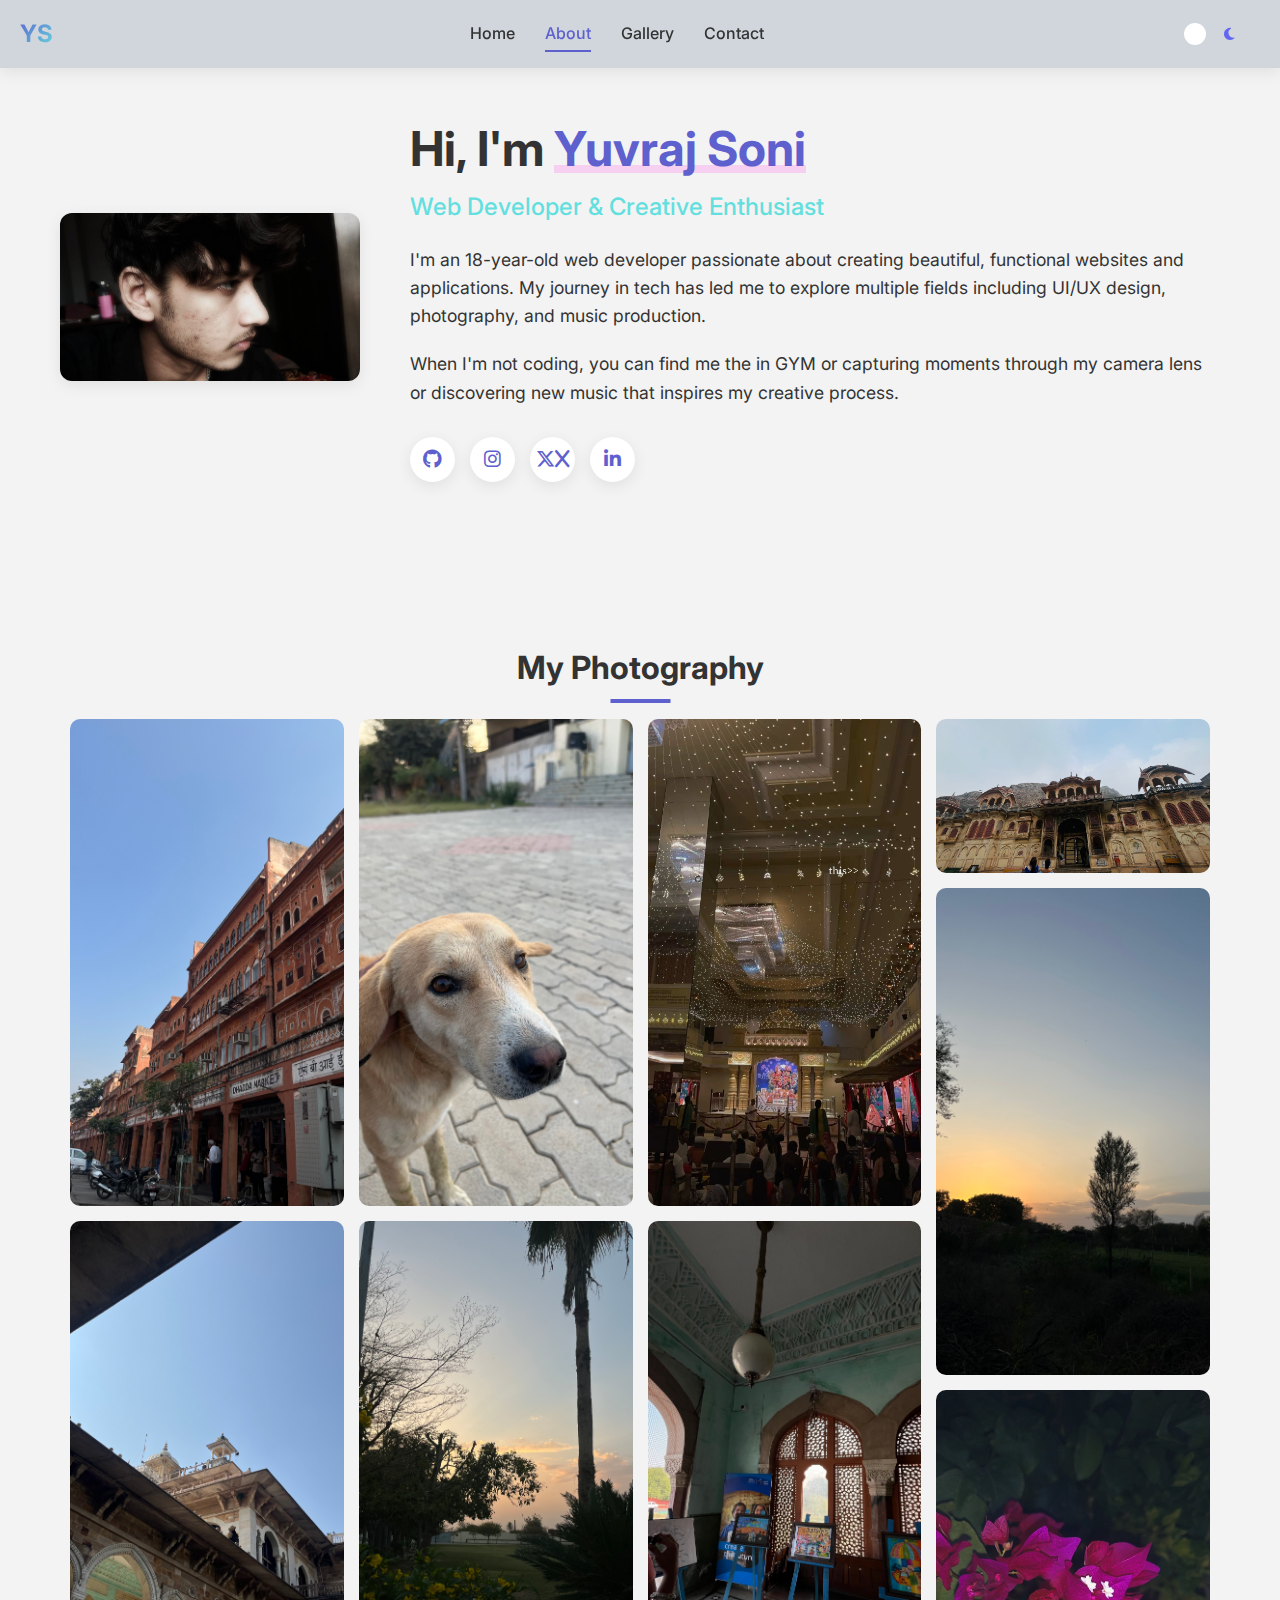
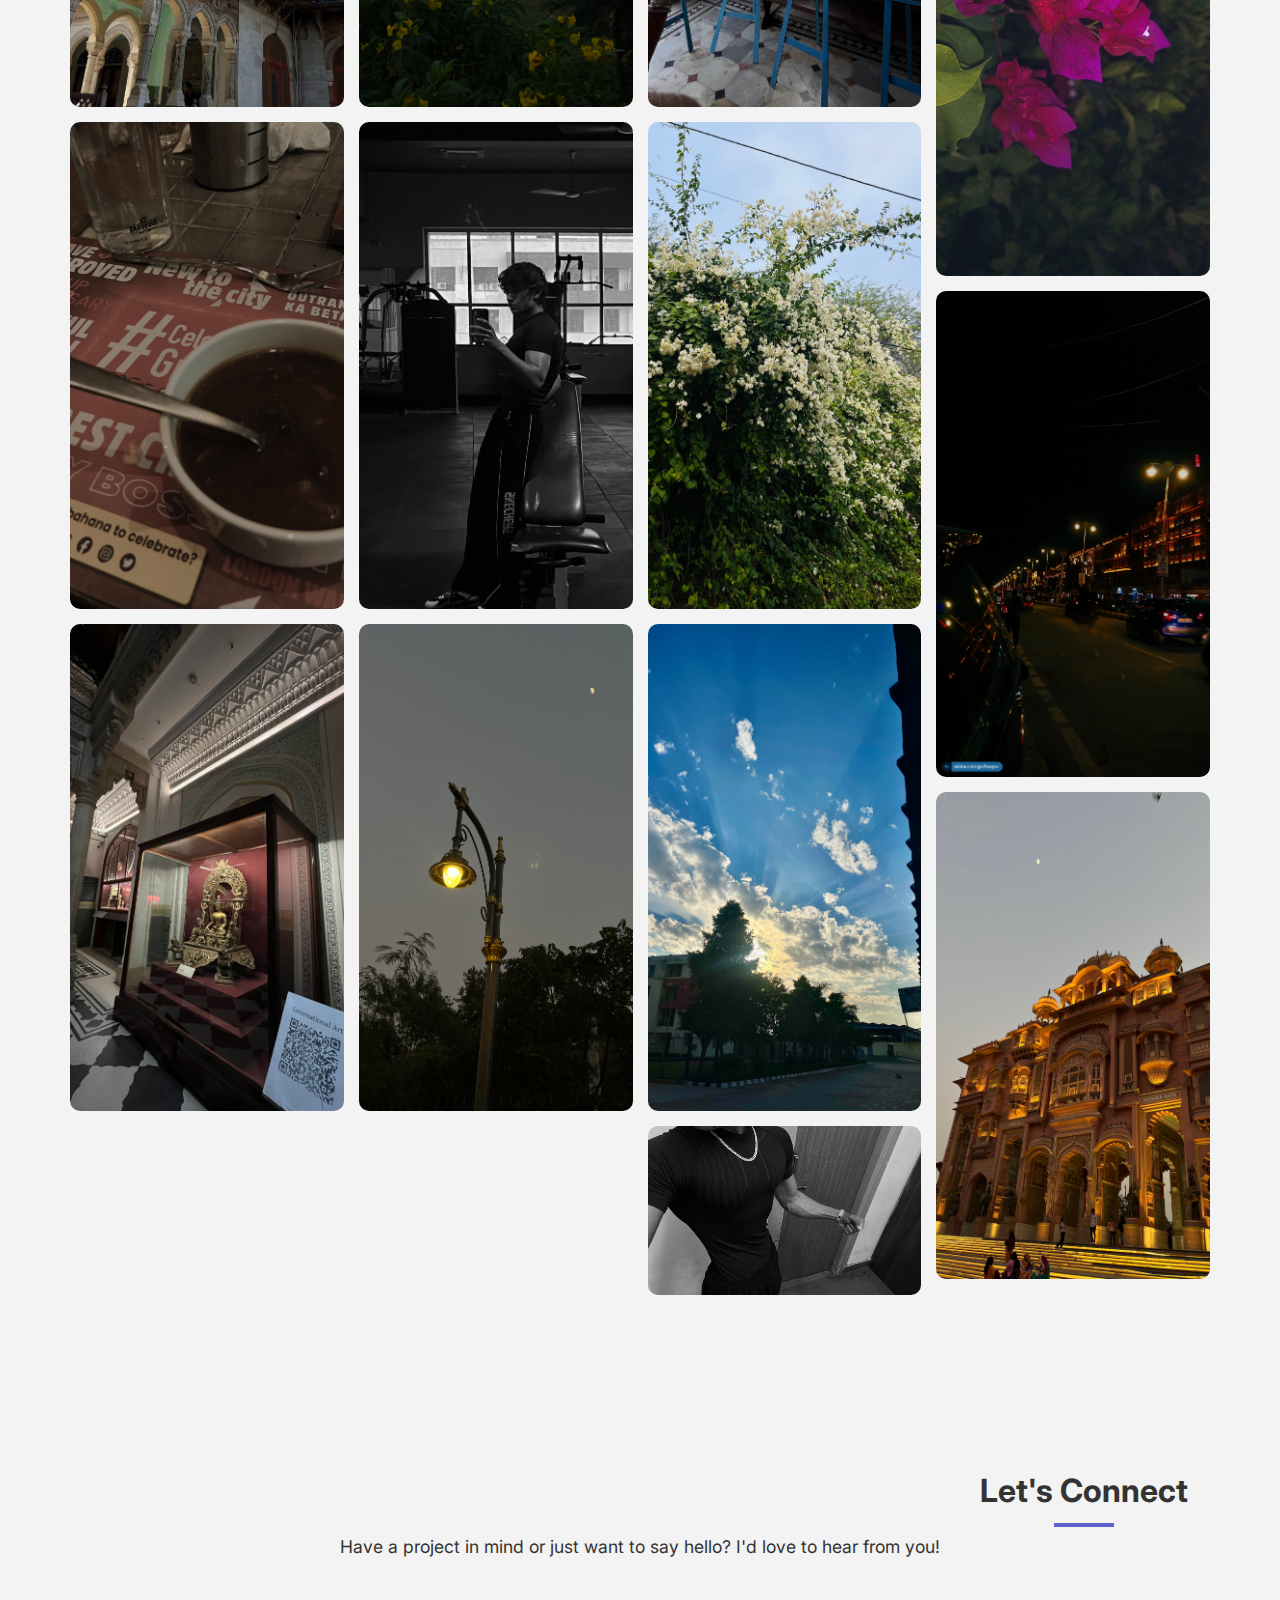
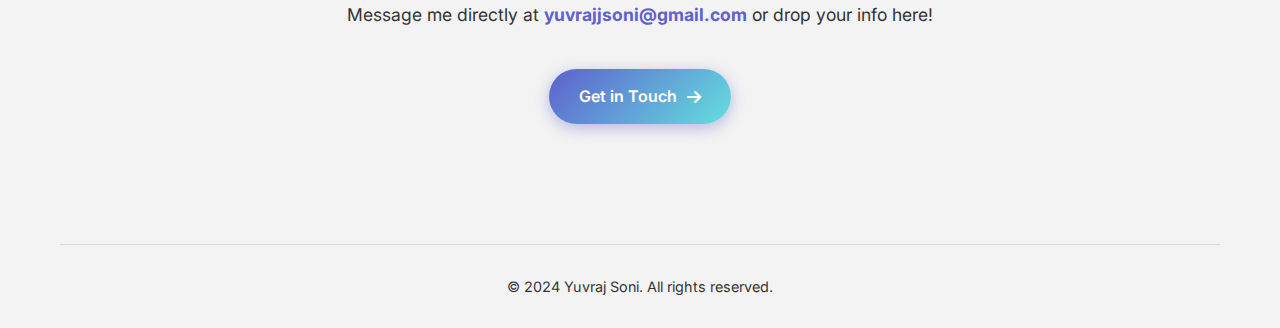
<file: portfolio website/about_me.html>
<!DOCTYPE html>
<html lang="en">
<head>
    <meta charset="UTF-8">
    <meta name="viewport" content="width=device-width, initial-scale=1.0">
    <title>Yuvraj Soni | About Me</title>
    <link rel="stylesheet" href="about_me.css">
    <link rel="stylesheet" href="https://cdnjs.cloudflare.com/ajax/libs/font-awesome/6.4.0/css/all.min.css">
    <link href="https://fonts.googleapis.com/css2?family=Inter:wght@300;400;500;600;700&display=swap" rel="stylesheet">
</head>
<body>
    <div class="container">
        <header>
            <nav>
                <div class="logo">YS</div>
                <div class="nav-links" id="nav-links">
                    <a href="index.html">Home</a>
                    <a href="about_me.html" class="active">About</a>
                    <a href="#gallery">Gallery</a>
                    <a href="index.html#contact">Contact</a>
                </div>
                <div class="nav-right">
                    <div class="theme-switch">
                      <input type="checkbox" id="theme-toggle">
                      <label for="theme-toggle">
                        <i class="fas fa-sun"></i>
                        <i class="fas fa-moon"></i>
                      </label>
                    </div>
                    <div>
                        <i class="fas fa-bars" id="openMenu"></i>
                    </div>
                </div>
            </nav>
        </header>

        <main>
            <section id="about" class="intro-section">
                <div class="intro-content">
                    <div class="profile-image">
                        
                        <img src="photos/about.jpeg" alt="Yuvraj Soni">
                    </div>
                    <div class="intro-text">
                        <h1>Hi, I'm <span class="highlight">Yuvraj Soni</span></h1>
                        <h2>Web Developer & Creative Enthusiast</h2>
                        <p>I'm an 18-year-old web developer passionate about creating beautiful, functional websites and applications. My journey in tech has led me to explore multiple fields including UI/UX design, photography, and music production.</p>
                        <p>When I'm not coding, you can find me the in GYM or capturing moments through my camera lens or discovering new music that inspires my creative process.</p>
                        
                        <div class="social-box">
                            <a href="https://github.com/iblameyuvraj" target="_blank" class="social-icon">
                                <i class="fab fa-github"></i>
                            </a>
                            <a href="https://www.instagram.com/iblameyuvrajj" target="_blank" class="social-icon">
                                <i class="fab fa-instagram"></i>
                            </a>
                            <a href="https://x.com/yuvrajs93722?s=21" target="_blank" class="social-icon">
                                <i class="fab fa-x-twitter">X</i>
                            </a>
                            <a href="https://www.linkedin.com/in/yuvraj-soni-0b7a4630a?" target="_blank" class="social-icon">
                                <i class="fab fa-linkedin-in"></i>
                            </a>
                        </div>
                    </div>
                </div>
            </section>

            <section id="gallery" class="gallery-section">
                <h2 class="section-title">My Photography</h2>
                <div class="gallery">
                    <img src="photos/img1.jpg" alt="Image 1">
                    <img src="photos/img2.jpg" alt="Image 2">
                    <img src="photos/img3.jpeg" alt="Image 3">
                    <img src="photos/img4.jpg" alt="Image 4">
                    <img src="photos/img5.jpg" alt="Image 5">
                    <img src="photos/img6.jpeg" alt="Image 6">
                    <img src="photos/img7.jpeg" alt="Image 7">
                    <img src="photos/img8.jpg" alt="Image 8">
                    <img src="photos/img9.jpeg" alt="Image 9">
                    <img src="photos/img10.jpg" alt="Image 10">
                    <img src="photos/img11.jpg" alt="Image 11">
                    <img src="photos/img12.jpg" alt="Image 12">
                    <img src="photos/img13.jpg" alt="Image 13">
                    <img src="photos/img14.jpg" alt="Image 14">
                    <img src="photos/img15.jpg" alt="Image 15">
                    <img src="photos/img16.jpg" alt="Image 16">
                    <img src="photos/img17.JPG" alt="Image 17">
                    <img src="photos/img18.jpg" alt="Image 18">
                </div>
            </section>

            <section id="contact" class="contact-section">
                <h2 class="section-title">Let's Connect</h2>
                <p>Have a project in mind or just want to say hello? I'd love to hear from you!</p>
                <p class="contact-info">
                    Message me directly at <a href="mailto:yuvrajjsoni@gmail.com">yuvrajjsoni@gmail.com</a> or drop your info here!
                </p>
                <a href="index.html#contact" class="contact-button">
                    <span>Get in Touch</span>
                    <i class="fas fa-arrow-right"></i>
                </a>
            </section>
            
        </main>

        <footer>
            <p>&copy; 2024 Yuvraj Soni. All rights reserved.</p>
        </footer>
    </div>

    <script src="about_me.js"></script>
</body>
</html>
</file>
<file: portfolio website/about_me.css>
/* 🌟 Root Variables - Light & Dark Mode */
:root {
  --primary-color: #5e60ce;
  --primary-hover: #4b4ebe;
  --secondary-color: #64dfdf;
  --accent-color: #ff7eee;
  --text-color: #333;
  --bg-color: #f3f3f3;
  --card-bg: #ffffff;
  --border-radius: 12px;
  --box-shadow: 0 4px 15px rgba(0, 0, 0, 0.08);
  --transition: all 0.3s ease-in-out;
  --nav-bg: #d0d6dc;
}

.dark-mode {
  --primary-color: #6c63ff;
  --primary-hover: #5148e6;
  --secondary-color: #4cc9f0;
  --accent-color: #f72585;
  --text-color: #e0e0e0;
  --bg-color: #1e1e1d;
  --card-bg: #060606;
  --box-shadow: 0 4px 15px rgba(255, 255, 255, 0.1);
  --nav-bg: rgba(31, 41, 55, 0.9);
}

/* 🌟 Global Resets */
* {
  margin: 0;
  padding: 0;
  box-sizing: border-box;
}

html {
  scroll-behavior: smooth;
}

body {
  font-family: "Inter", sans-serif;
  background-color: var(--bg-color);
  color: var(--text-color);
  line-height: 1.6;
  transition: var(--transition);
}

/* 🌟 Container Layout */
.container {
  max-width: 1200px;
  margin: 0 auto;
  padding: 0 20px;
}

/* 🌟 Button Styles */
button {
  padding: 10px 20px;
  font-size: 1rem;
  font-weight: 600;
  border-radius: var(--border-radius);
  border: none;
  cursor: pointer;
  background-color: var(--primary-color);
  color: white;
  transition: var(--transition);
}

button:hover {
  background-color: var(--primary-hover);
  transform: scale(1.05);
}

/* 🌟 Dark Mode / Light Mode Toggle */
.toggle-container {
  display: flex;
  align-items: center;
  justify-content: center;
  width: 60px;
  height: 30px;
  background: var(--card-bg);
  border-radius: var(--border-radius);
  position: relative;
  cursor: pointer;
  box-shadow: var(--box-shadow);
  transition: var(--transition);
}

.toggle-container .toggle-ball {
  position: absolute;
  top: 4px;
  left: 4px;
  width: 22px;
  height: 22px;
  background: var(--primary-color);
  border-radius: var(--border-radius);
  transition: var(--transition);
}

.toggle-container.dark {
  background: var(--text-light);
}

.toggle-container.dark .toggle-ball {
  transform: translateX(30px);
  background: white;
}



/* Header & Navigation */
header {
  padding: 20px 0;
  position: sticky;
  top: 0;
  background-color: #a3a2a2;
  z-index: 1000;
  transition: var(--transition);
}

nav {

  position: fixed;
  /* Keeps it at the top */
  top: 0;
  left: 0;
  width: 100%;
  background-color: var(--nav-bg);
  padding: 15px 20px;
  box-shadow: var(--box-shadow);
  z-index: 1000;
  /* Ensures it stays above other content */
  display: flex;
  justify-content: space-between;
  align-items: center;
  transition: var(--transition);



}

.logo {
  font-size: 24px;
  font-weight: 700;
  color: var(--primary-color);
  background: linear-gradient(135deg, var(--primary-color), var(--secondary-color));
  -webkit-background-clip: text;
  -webkit-text-fill-color: transparent;
  background-clip: text;
}

.nav-links {
  display: flex;
  gap: 30px;
}

.nav-links a {
  text-decoration: none;
  color: var(--text-color);
  font-weight: 500;
  transition: var(--transition);
  position: relative;
}

.nav-links a:hover,
.nav-links a.active {
  color: var(--primary-color);
}

.nav-links a::after {
  content: "";
  position: absolute;
  width: 0;
  height: 2px;
  bottom: -5px;
  left: 0;
  background-color: var(--primary-color);
  transition: var(--transition);
}

.nav-links a:hover::after,
.nav-links a.active::after {
  width: 100%;
}

.theme-switch {
  position: relative;
  width: 60px;
  height: 30px;
}

.theme-switch input {
  opacity: 0;
  width: 0;
  height: 0;
}

.theme-switch label {
  position: absolute;
  cursor: pointer;
  top: 0;
  left: 0;
  right: 0;
  bottom: 0;
  background-color: var(--bg-secondary);
  border-radius: var(--radius-full);
  transition: var(--transition-normal);
  display: flex;
  align-items: center;
  justify-content: space-between;
  padding: 0 5px;
}

.theme-switch label::before {
  content: "";
  position: absolute;
  height: 22px;
  width: 22px;
  left: 4px;
  bottom: 4px;
  background-color: rgb(255, 255, 255);
  border-radius: 50%;
  transition: var(--transition-normal);
  z-index: 1;
}

.theme-switch input:checked+label::before {
  transform: translateX(30px);
}

.theme-switch .fa-sun {
  color: #f59e0b;
  font-size: 14px;
}

.theme-switch .fa-moon {
  color: #6366f1;
  font-size: 14px;
}

.dark-mode .theme-switch label {
  background-color: var(--bg-secondary);
}

.theme-toggle:hover {
  transform: rotate(30deg);
}

/* Introduction Section */
.intro-section {
  padding: 80px 0;
}

.intro-content {
  display: flex;
  align-items: center;
  gap: 50px;
}

.profile-image {
  flex: 0 0 300px;
}

.profile-image img {
  width: 100%;
  height: auto;
  border-radius: var(--border-radius);
  box-shadow: var(--box-shadow);
  transition: var(--transition);
}

.profile-image img:hover {
  transform: scale(1.02);
}

.intro-text {
  flex: 1;
}

.intro-text h1 {
  font-size: 3rem;
  margin-bottom: 10px;
  line-height: 1.2;
}

.intro-text h2 {
  font-size: 1.5rem;
  color: var(--secondary-color);
  margin-bottom: 20px;
  font-weight: 500;
}

.intro-text p {
  margin-bottom: 20px;
  font-size: 1.1rem;
}

.highlight {
  color: var(--primary-color);
  position: relative;
  display: inline-block;
}

.highlight::after {
  content: "";
  position: absolute;
  width: 100%;
  height: 8px;
  bottom: 5px;
  left: 0;
  background-color: var(--accent-color);
  opacity: 0.3;
  z-index: -1;
}

/* Social Media Box */
.social-box {
  display: flex;
  gap: 15px;
  margin-top: 30px;
}

.social-icon {
  display: flex;
  align-items: center;
  justify-content: center;
  width: 45px;
  height: 45px;
  border-radius: 50%;
  background-color: var(--card-bg);
  color: var(--primary-color);
  font-size: 1.2rem;
  text-decoration: none;
  transition: var(--transition);
  box-shadow: var(--box-shadow);
}

.social-icon:hover {
  transform: translateY(-5px);
  background-color: var(--primary-color);
  color: white;
}

/* Gallery Section */
.gallery-section {
  padding: 80px 0;
}

.section-title {
  text-align: center;
  font-size: 2.5rem;
  margin-bottom: 40px;
  position: relative;
  display: inline-block;
  left: 50%;
  transform: translateX(-50%);
  justify-content: center;
  align-items: center;
}

.section-title::after {
  content: "";
  position: absolute;
  width: 60px;
  height: 4px;
  bottom: -10px;
  left: 50%;
  transform: translateX(-50%);
  background-color: var(--primary-color);
  justify-content: center;
  align-items: center;
}

.masonry-grid {
  column-count: 3;
  column-gap: 20px;
}

.masonry-item {
  break-inside: avoid;
  margin-bottom: 20px;
  position: relative;
  overflow: hidden;
  border-radius: var(--border-radius);
  transition: var(--transition);
}

.masonry-item img {
  width: 100%;
  height: auto;
  display: block;
  border-radius: var(--border-radius);
  transition: var(--transition);
}

.masonry-item:hover img {
  transform: scale(1.05);
}


/* Contact Section */
.contact-section {
  text-align: center;
  padding: 80px 2rem;
  background-color: var(--bg-secondary);
  color: var(--text-color);
}

.section-title {
  font-size: 2rem;
  font-weight: bold;
  margin-bottom: 1rem;

}

.contact-section p {
  max-width: 600px;
  margin: 0 auto 40px;
  font-size: 1.1rem;
}

/* Contact Info */
.contact-info {
  font-size: 1.1rem;
  margin-bottom: 1rem;
}

.contact-info a {
  color: var(--primary-color);
  font-weight: bold;
  text-decoration: none;
}

.contact-info a:hover {
  text-decoration: underline;
}

/* Contact Button */
.contact-button {
  display: inline-flex;
  align-items: center;
  gap: 10px;
  padding: 15px 30px;
  background: linear-gradient(135deg, var(--primary-color), var(--secondary-color));
  color: white;
  text-decoration: none;
  border-radius: 50px;
  /* Curvier button */
  font-weight: 600;
  transition: all 0.3s ease-in-out;
  box-shadow: 0 4px 15px rgba(94, 96, 206, 0.4);
  animation: pulse 2s infinite;
}

/* Button Hover Effect */
.contact-button:hover {
  transform: translateY(-5px);
  box-shadow: 0 8px 25px rgba(94, 96, 206, 0.5);
}

.contact-button i {
  transition: transform 0.3s ease-in-out;
}

.contact-button:hover i {
  transform: translateX(5px);
}

/* Pulsating Animation */
@keyframes pulse {
  0% {
    box-shadow: 0 0 10px rgba(94, 96, 206, 0.5);
  }

  50% {
    box-shadow: 0 0 20px rgba(94, 96, 206, 0.7);
  }

  100% {
    box-shadow: 0 0 10px rgba(94, 96, 206, 0.5);
  }
}






/* Footer */
footer {
  text-align: center;
  padding: 30px 0;
  margin-top: 40px;
  border-top: 1px solid rgba(0, 0, 0, 0.1);
  font-size: 0.9rem;
}




/* Responsive Design */
@media (max-width: 992px) {
  .masonry-grid {
    column-count: 2;
  }
}

@media (max-width: 768px) {
  .intro-content {
    flex-direction: column;
    text-align: center;
  }

  .profile-image {
    flex: 0 0 250px;
  }

  .social-box {
    justify-content: center;
  }

  .section-title {
    font-size: 2rem;
  }
}

@media (max-width: 576px) {
  .masonry-grid {
    column-count: 1;
  }

  .nav-links {
    display: none;
  }

  .intro-text h1 {
    font-size: 2.5rem;
  }
}






/* Header & Navigation */
header {
  padding: 20px 0;
  position: sticky;
  top: 0;
  background-color: var(--bg-color);
  z-index: 1000;
  transition: var(--transition);
}

nav {
  display: flex;
  justify-content: space-between;
  align-items: center;
}

.logo {
  font-size: 24px;
  font-weight: 700;
  color: var(--primary-color);
  background: linear-gradient(135deg, var(--primary-color), var(--secondary-color));
  -webkit-background-clip: text;
  -webkit-text-fill-color: transparent;
  background-clip: text;
}

.nav-links {
  display: flex;
  gap: 30px;
}

.nav-links a {
  text-decoration: none;
  color: var(--text-color);
  font-weight: 500;
  transition: var(--transition);
  position: relative;
}

.nav-links a:hover,
.nav-links a.active {
  color: var(--primary-color);
}

.nav-right {
  display: flex;
  align-items: center;
  gap: 20px;
}

/* Mobile Menu Icon */
#openMenu {
  font-size: 24px;
  cursor: pointer;
  display: none;
}

/* Responsive Design */
@media (max-width: 768px) {
  .nav-links {
    display: none;
    flex-direction: column;
    position: absolute;
    top: 60px;
    right: 0;
    background-color: var(--bg-color);
    width: 200px;
    padding: 15px;
    box-shadow: var(--box-shadow);
    border-radius: var(--border-radius);
  }

  .nav-links.active {
    display: flex;
  }

  #openMenu {
    display: block;
  }
}



/* Masonry Grid */
.gallery {
  max-width: 1200px;
  margin: auto;
  column-count: 4;
  column-gap: 15px;
  padding: 10px;
}

/* Images */
.gallery img {
  width: 100%;
  border-radius: 10px;
  margin-bottom: 15px;
  display: block;
  transition: transform 0.3s ease-in-out;
  break-inside: avoid; /* Ensures proper layout */
}

/* Hover effect (Disabled for mobile) */
@media (hover: hover) {
  .gallery img:hover {
    transform: scale(1.05);
  }
}

/* Responsive Design */
@media (max-width: 1024px) {
  .gallery { column-count: 3; }
}

@media (max-width: 768px) {
  .gallery { column-count: 2; }
}

@media (max-width: 480px) {
  .gallery {
    column-count: 3;  /* Keep two columns on small screens */
    column-gap: 10px;
    padding: 5px;
  }

  .gallery img {
    border-radius: 8px;
    margin-bottom: 10px;
  }
}
</file>
